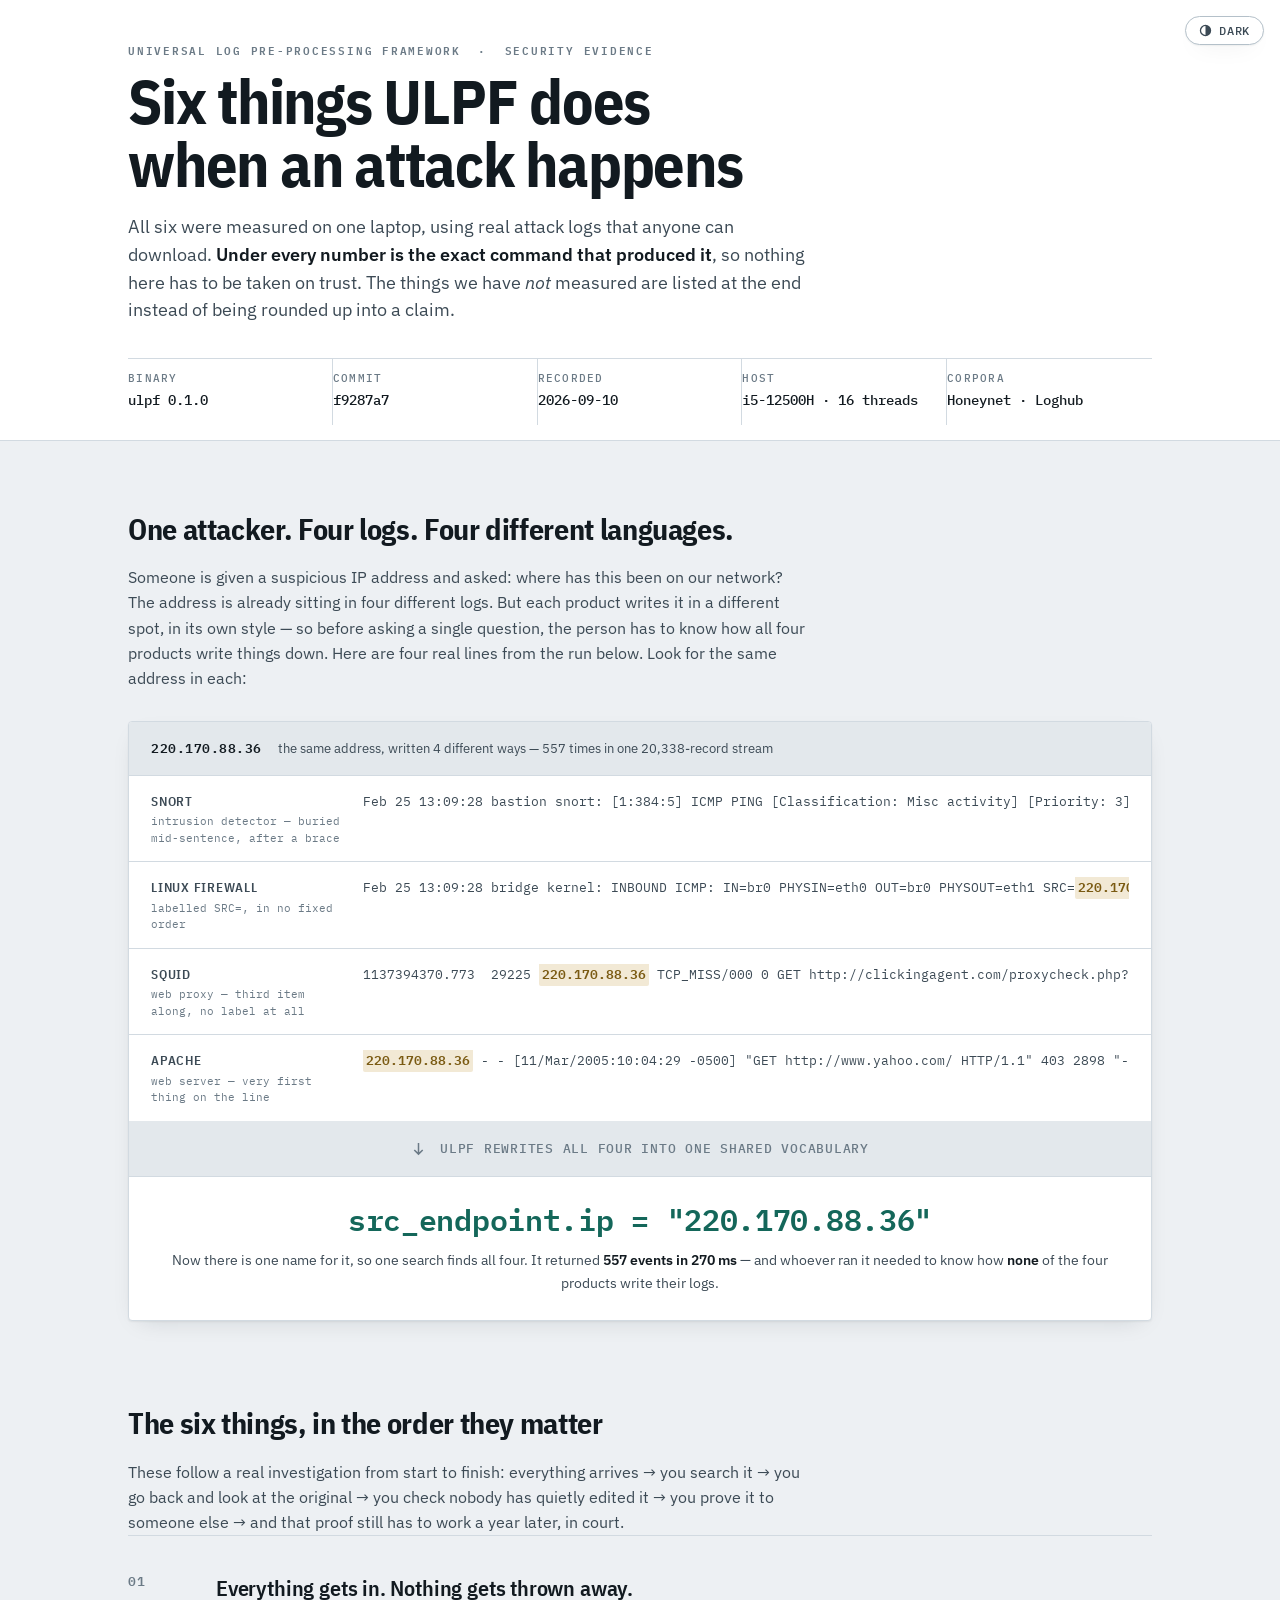
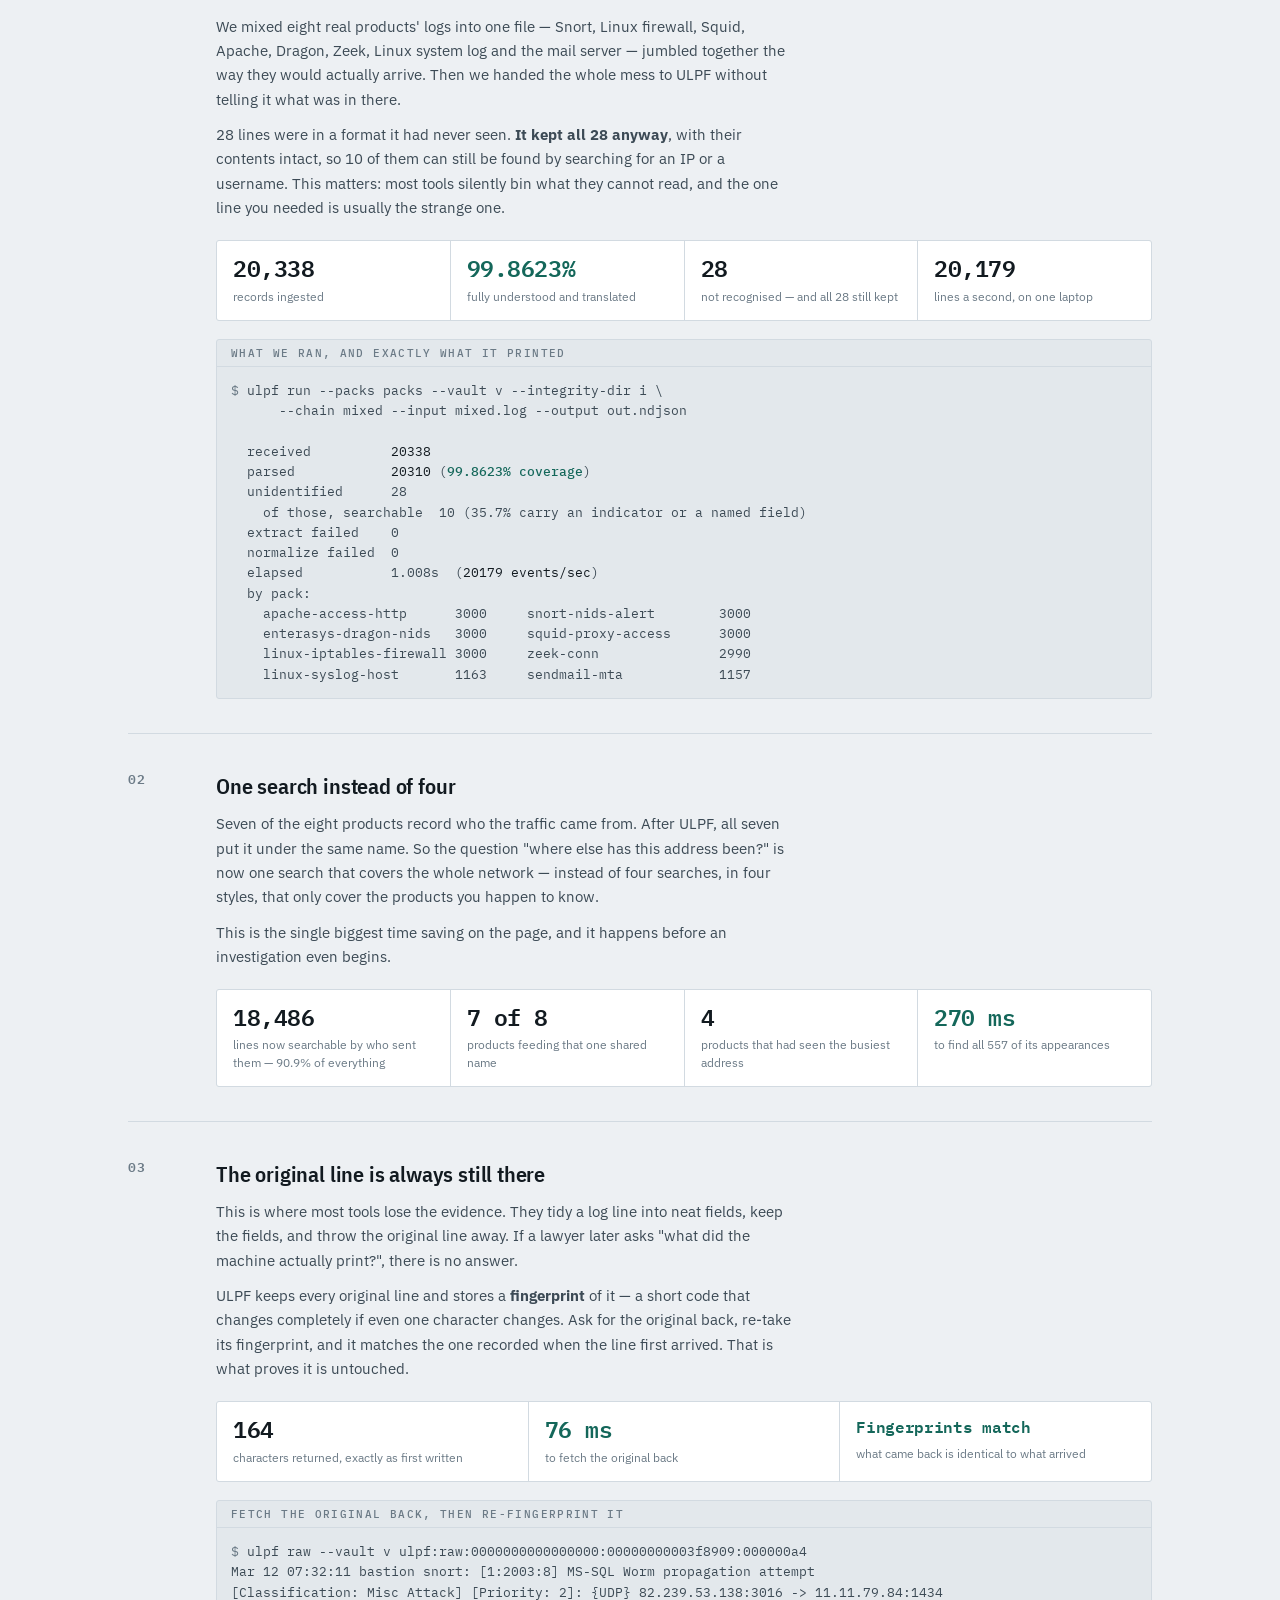
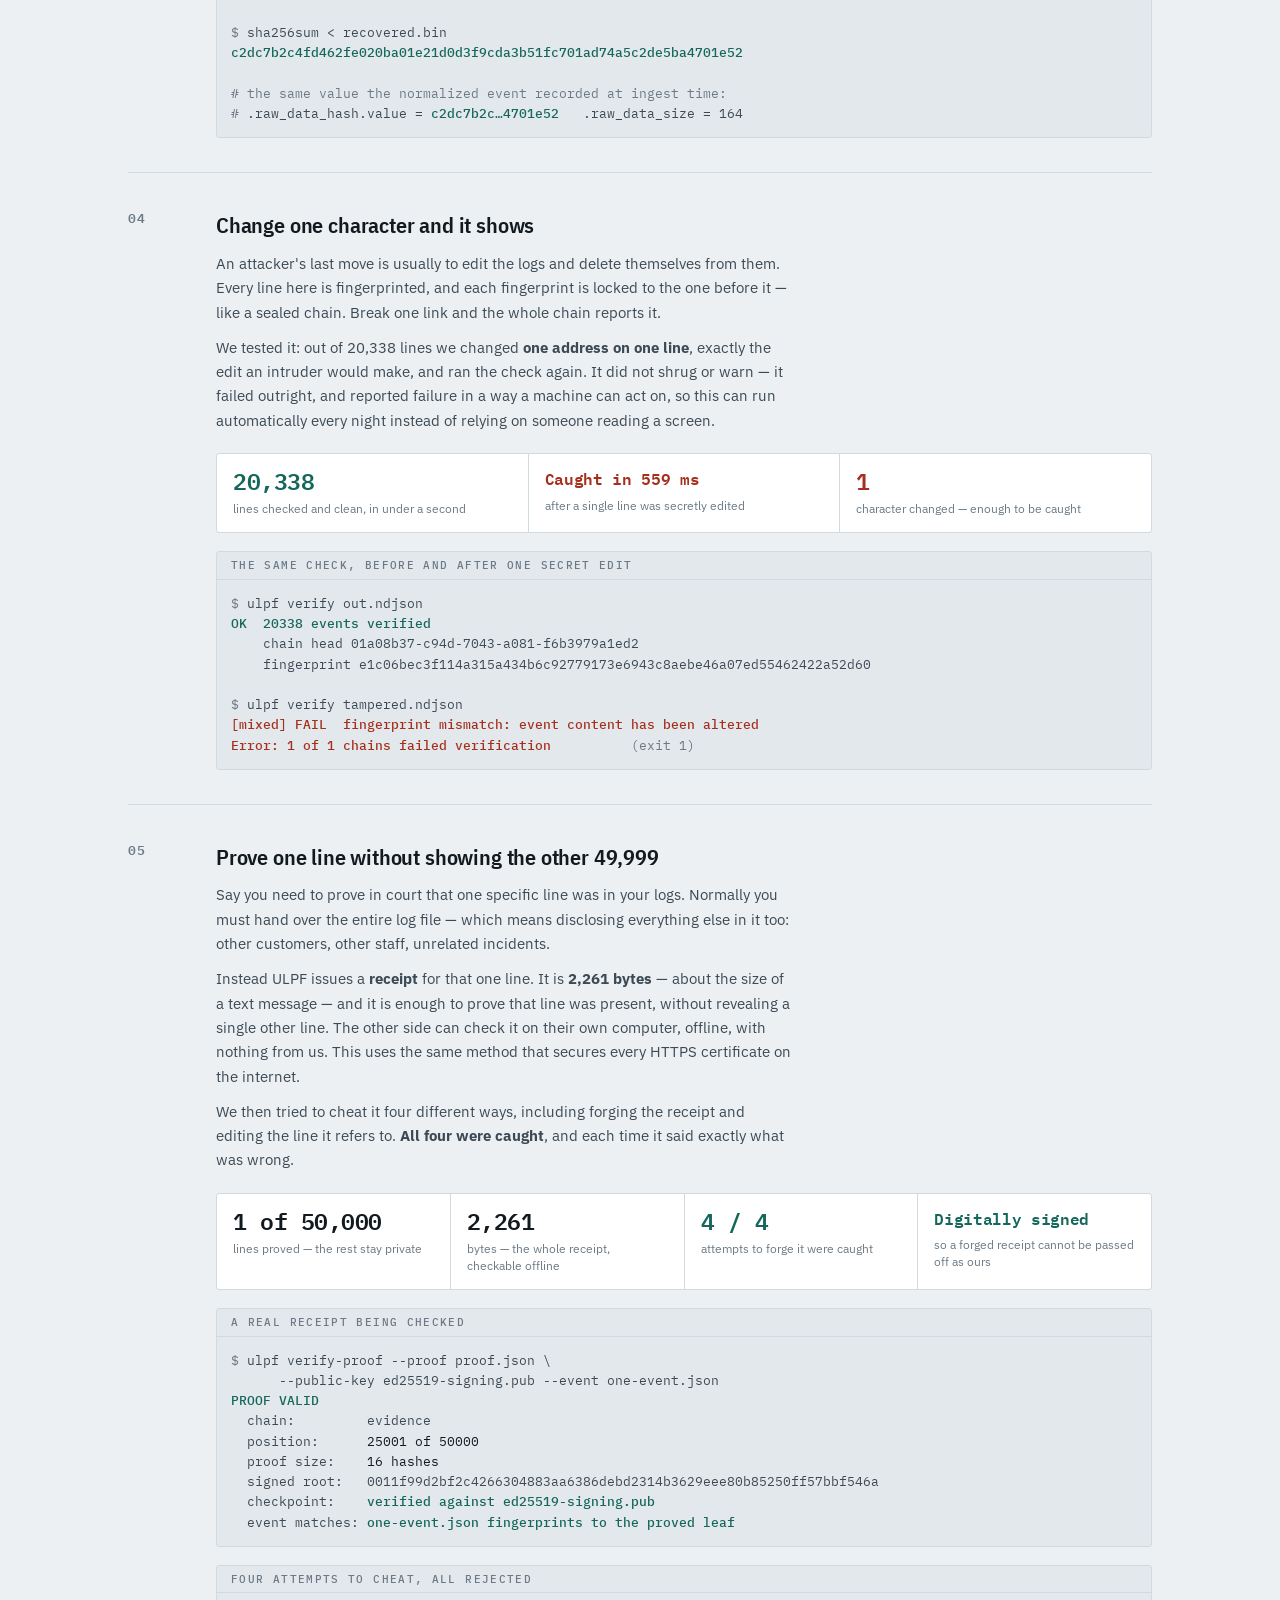
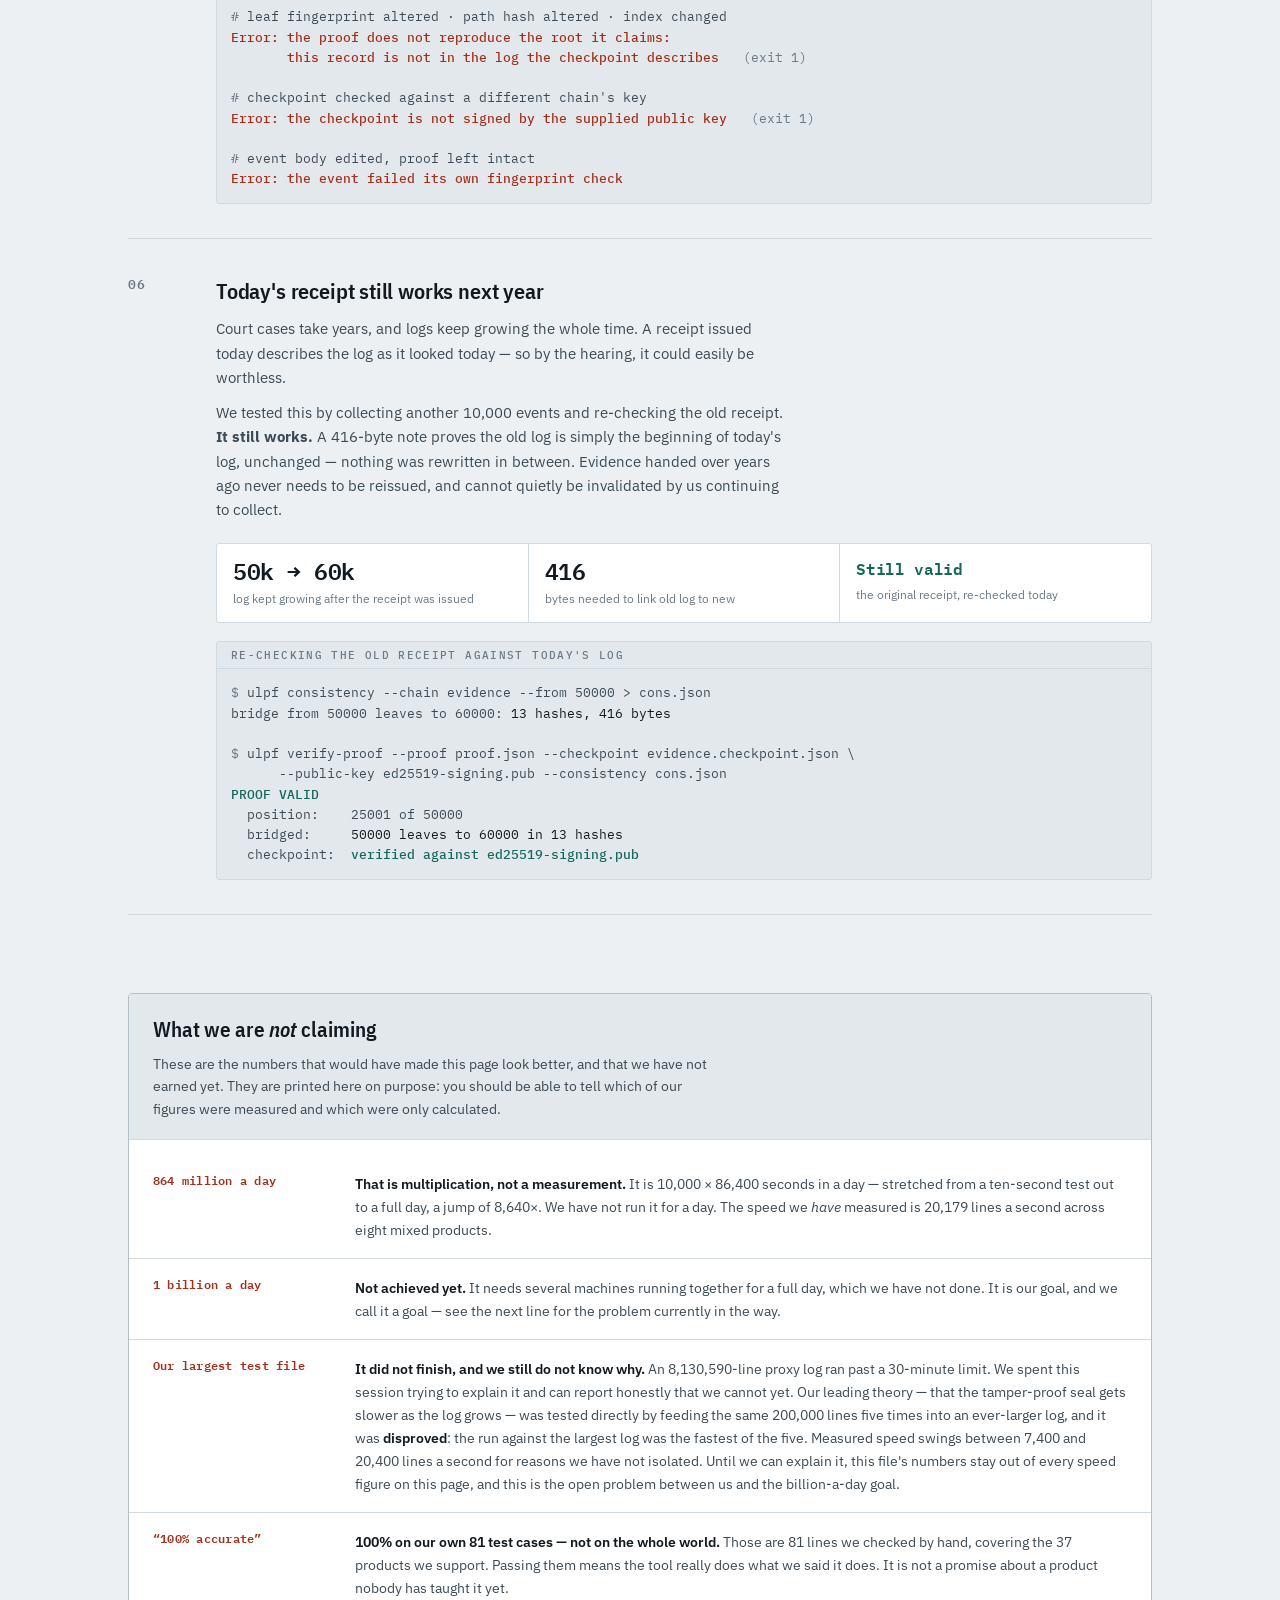
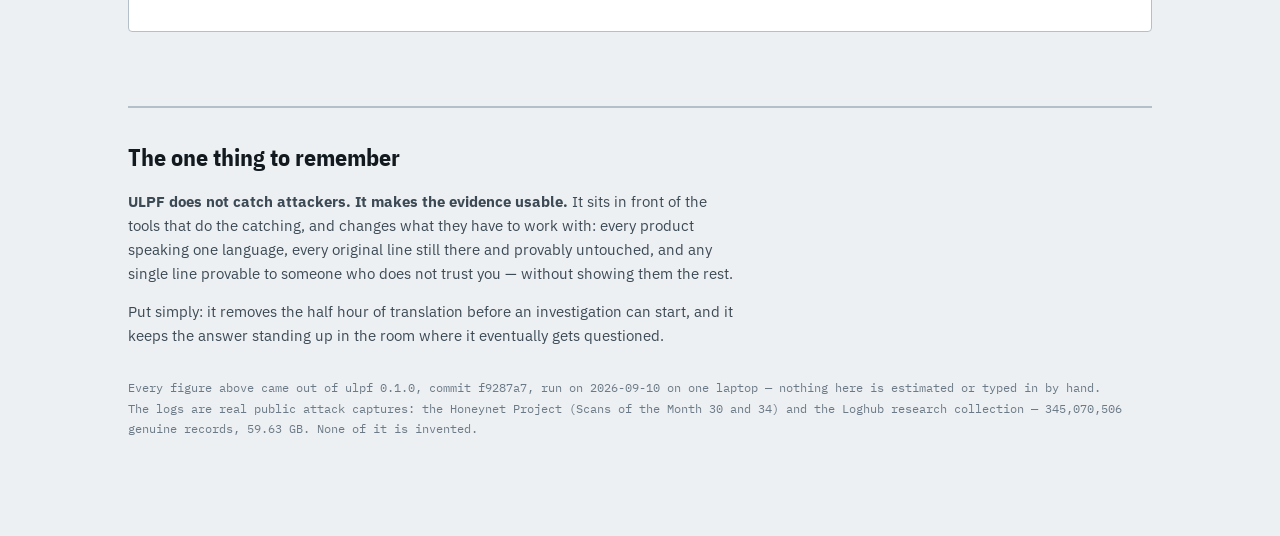
<file: docs/SECURITY-EVIDENCE.html>
<!doctype html>
<!--
  ULPF security evidence docket.

  A standalone page: open it in any browser, no server and no build step. It
  is the jury-facing companion to the numbers in docs/DATASETS.md and the
  measurements in docs/THROUGHPUT.md, and every figure on it was produced by
  the commands printed beneath it.

  The typefaces load from Google Fonts. That is a deliberate exception for a
  document, not a relaxation of requirement (j): the collector and its console
  still ship with no CDN and no web font. On a machine with no route out, the
  page falls back to the platform stacks declared alongside each face and
  stays entirely readable -- only the lettering changes.
-->
<html lang="en">
<head>
<meta charset="utf-8">
<meta name="viewport" content="width=device-width, initial-scale=1">
<style>
  html{color-scheme:light}
  @media (prefers-color-scheme:dark){html:not([data-theme="light"]){color-scheme:dark}}
  html[data-theme="dark"]{color-scheme:dark}
  body{margin:0}
  img{max-width:100%}
  [hidden]{display:none!important}
</style>
<title>ULPF Evidence Docket</title>
<link rel="preconnect" href="https://fonts.googleapis.com">
<link rel="preconnect" href="https://fonts.gstatic.com" crossorigin>
<link rel="stylesheet" href="https://fonts.googleapis.com/css2?family=IBM+Plex+Mono:wght@400;500;600&family=IBM+Plex+Sans+Condensed:wght@500;600;700&family=IBM+Plex+Sans:wght@400;450;500;600&display=swap">

<style>
/* ============================================================ tokens
   Light is the base. Dark is redefined at token level twice: once for the
   un-stamped system-dark document, once for an explicit toggle. Nothing
   below this block declares a colour literal.

   Dark is adjusted, not inverted: the ground lifts off pure black to a blue
   ink, every surface sits *above* the ground rather than below it, and both
   accents lose saturation while gaining lightness so they stay legible
   without glowing. */
:root {
  --ground:      #EDF0F3;
  --surface:     #FFFFFF;
  --sunken:      #E3E8EC;
  --ink:         #121A20;
  --ink-2:       #3C4A55;
  --ink-3:       #6B7A86;
  --rule:        #D2DAE1;
  --rule-strong: #B4C0C9;

  --pass:        #14675A;   /* verified / structural */
  --pass-bg:     #DCEDE9;
  --fail:        #A62F1C;   /* rejected / altered */
  --fail-bg:     #F6E0DB;
  --mark:        #7A5A12;   /* measured quantity */
  --mark-bg:     #F2E9D5;

  --shadow: 0 1px 2px rgba(18,26,32,.06), 0 8px 24px -12px rgba(18,26,32,.18);
  --sans: "IBM Plex Sans", ui-sans-serif, system-ui, "Segoe UI", sans-serif;
  --cond: "IBM Plex Sans Condensed", "IBM Plex Sans", ui-sans-serif, system-ui, sans-serif;
  --mono: "IBM Plex Mono", ui-monospace, "Cascadia Mono", Consolas, monospace;
}
@media (prefers-color-scheme: dark) {
  :root:not([data-theme="light"]) {
    --ground:      #0E141A;
    --surface:     #161E26;
    --sunken:      #101820;
    --ink:         #DFE7ED;
    --ink-2:       #A9B7C2;
    --ink-3:       #7C8B97;
    --rule:        #24303A;
    --rule-strong: #35434F;

    --pass:        #4FBCA6;
    --pass-bg:     #10312D;
    --fail:        #E5806A;
    --fail-bg:     #3A1D16;
    --mark:        #D8B45F;
    --mark-bg:     #33290F;

    --shadow: 0 1px 2px rgba(0,0,0,.5), 0 10px 28px -14px rgba(0,0,0,.7);
  }
}
:root[data-theme="dark"] {
  --ground:      #0E141A;
  --surface:     #161E26;
  --sunken:      #101820;
  --ink:         #DFE7ED;
  --ink-2:       #A9B7C2;
  --ink-3:       #7C8B97;
  --rule:        #24303A;
  --rule-strong: #35434F;

  --pass:        #4FBCA6;
  --pass-bg:     #10312D;
  --fail:        #E5806A;
  --fail-bg:     #3A1D16;
  --mark:        #D8B45F;
  --mark-bg:     #33290F;

  --shadow: 0 1px 2px rgba(0,0,0,.5), 0 10px 28px -14px rgba(0,0,0,.7);
}

/* ============================================================ base */
* { box-sizing: border-box; }
body {
  margin: 0;
  background: var(--ground);
  color: var(--ink);
  font: 400 15px/1.62 var(--sans);
  -webkit-font-smoothing: antialiased;
}
.wrap { max-width: 1080px; margin: 0 auto; padding: 0 28px 96px; }
h1, h2, h3 { font-family: var(--cond); text-wrap: balance; margin: 0; }
p { margin: 0; }
code, .mono { font-family: var(--mono); font-variant-ligatures: none; }
.num { font-variant-numeric: tabular-nums; }
a { color: var(--pass); }
:focus-visible { outline: 2px solid var(--pass); outline-offset: 3px; border-radius: 2px; }

/* ============================================================ masthead */
.masthead {
  border-bottom: 1px solid var(--rule);
  background: var(--surface);
  padding: 44px 0 0;
}
.masthead .wrap { padding-bottom: 0; }
.eyebrow {
  font: 600 11px/1 var(--mono);
  letter-spacing: .16em;
  text-transform: uppercase;
  color: var(--ink-3);
}
h1 {
  font-size: clamp(38px, 6vw, 62px);
  font-weight: 700;
  letter-spacing: -.02em;
  line-height: 1.02;
  margin: 14px 0 0;
}
.standfirst {
  max-width: 62ch;
  margin-top: 18px;
  font-size: 17.5px;
  line-height: 1.58;
  color: var(--ink-2);
}
.standfirst strong { color: var(--ink); font-weight: 600; }

/* provenance strip — the anchor for every number on the page */
.prov {
  display: grid;
  grid-template-columns: repeat(auto-fit, minmax(150px, 1fr));
  gap: 0;
  margin-top: 34px;
  border-top: 1px solid var(--rule);
}
.prov div {
  padding: 14px 18px 16px 0;
  border-right: 1px solid var(--rule);
}
.prov div:last-child { border-right: 0; }
.prov dt {
  font: 500 10.5px/1 var(--mono);
  letter-spacing: .12em;
  text-transform: uppercase;
  color: var(--ink-3);
}
.prov dd {
  margin: 7px 0 0;
  font: 500 13.5px/1.35 var(--mono);
  color: var(--ink);
}

/* ============================================================ theme toggle */
.toggle {
  position: fixed; top: 16px; right: 16px; z-index: 20;
  display: inline-flex; align-items: center; gap: 7px;
  padding: 7px 13px;
  border: 1px solid var(--rule-strong);
  border-radius: 999px;
  background: var(--surface);
  color: var(--ink-2);
  font: 500 11.5px/1 var(--mono);
  letter-spacing: .06em;
  text-transform: uppercase;
  cursor: pointer;
  box-shadow: var(--shadow);
}
.toggle:hover { color: var(--ink); border-color: var(--ink-3); }
.toggle svg { width: 13px; height: 13px; fill: currentColor; }

/* ============================================================ the thesis */
.thesis { margin-top: 64px; }
.sec-head { display: flex; align-items: baseline; gap: 16px; margin-bottom: 6px; }
.sec-head h2 {
  font-size: 30px; font-weight: 700; letter-spacing: -.012em;
}
.sec-note { max-width: 68ch; color: var(--ink-2); margin-top: 12px; font-size: 15.5px; }

.collapse {
  margin-top: 30px;
  border: 1px solid var(--rule);
  border-radius: 4px;
  background: var(--surface);
  box-shadow: var(--shadow);
  overflow: hidden;
}
.collapse-head {
  display: flex; flex-wrap: wrap; align-items: baseline; gap: 10px 16px;
  padding: 16px 22px;
  border-bottom: 1px solid var(--rule);
  background: var(--sunken);
}
.collapse-head b { font: 600 13px/1 var(--mono); letter-spacing: .04em; }
.collapse-head span { font-size: 13px; color: var(--ink-2); }

.vendors { display: grid; gap: 0; }
.vendor {
  display: grid;
  grid-template-columns: 190px 1fr;
  gap: 0 22px;
  padding: 15px 22px;
  border-bottom: 1px solid var(--rule);
}
.vendor:last-child { border-bottom: 0; }
.vendor-name {
  font: 600 12.5px/1.4 var(--cond);
  letter-spacing: .06em;
  text-transform: uppercase;
  color: var(--ink-2);
  padding-top: 2px;
}
.vendor-name em {
  display: block; font: 400 11px/1.5 var(--mono);
  letter-spacing: 0; text-transform: none; font-style: normal;
  color: var(--ink-3); margin-top: 3px;
}
.rawline {
  font: 400 12.5px/1.65 var(--mono);
  color: var(--ink-2);
  overflow-x: auto;
  white-space: pre;
  padding-bottom: 2px;
}
.hit {
  background: var(--mark-bg);
  color: var(--mark);
  font-weight: 600;
  padding: 1px 3px;
  border-radius: 2px;
}

.arrow-row {
  display: flex; align-items: center; justify-content: center; gap: 14px;
  padding: 20px 22px;
  background: var(--sunken);
  border-bottom: 1px solid var(--rule);
  font: 500 12.5px/1 var(--mono);
  color: var(--ink-3);
  letter-spacing: .06em;
  text-transform: uppercase;
}
.arrow-row svg { width: 15px; height: 15px; stroke: currentColor; fill: none; stroke-width: 1.6; }

.unified { padding: 24px 22px 26px; text-align: center; }
.unified .field {
  font: 600 clamp(20px, 3.4vw, 30px)/1.2 var(--mono);
  color: var(--pass);
  letter-spacing: -.01em;
}
.unified .cap { margin-top: 12px; font-size: 14px; color: var(--ink-2); }
.unified .cap b { color: var(--ink); font-weight: 600; }

/* ============================================================ exhibits */
.exhibits { margin-top: 78px; }
.exhibit {
  display: grid;
  grid-template-columns: 62px 1fr;
  gap: 0 26px;
  padding: 34px 0;
  border-top: 1px solid var(--rule);
}
.exhibit:last-of-type { border-bottom: 1px solid var(--rule); }
.ex-no {
  font: 600 13px/1 var(--mono);
  color: var(--ink-3);
  letter-spacing: .04em;
  padding-top: 5px;
}
.ex-body { min-width: 0; }
.ex-body h3 {
  font-size: 22px; font-weight: 600; letter-spacing: -.008em;
  margin-bottom: 9px;
}
.ex-claim { max-width: 64ch; color: var(--ink-2); font-size: 15px; }
.ex-claim + .ex-claim { margin-top: 11px; }

.results {
  display: grid;
  grid-template-columns: repeat(auto-fit, minmax(158px, 1fr));
  gap: 1px;
  margin-top: 20px;
  background: var(--rule);
  border: 1px solid var(--rule);
  border-radius: 3px;
  overflow: hidden;
}
.res { background: var(--surface); padding: 14px 16px 15px; }
.res .v {
  font: 600 23px/1.1 var(--mono);
  letter-spacing: -.02em;
  color: var(--ink);
}
.res .v.ok   { color: var(--pass); }
.res .v.no   { color: var(--fail); }
.res .v.sm   { font-size: 16px; line-height: 1.35; }
.res .k {
  margin-top: 7px;
  font: 400 12px/1.42 var(--sans);
  color: var(--ink-3);
}

/* verbatim tool output / commands */
.cmd {
  margin-top: 18px;
  border: 1px solid var(--rule);
  border-radius: 3px;
  background: var(--sunken);
  overflow: hidden;
}
.cmd-label {
  padding: 8px 14px;
  border-bottom: 1px solid var(--rule);
  font: 500 10.5px/1 var(--mono);
  letter-spacing: .13em;
  text-transform: uppercase;
  color: var(--ink-3);
}
.cmd pre {
  margin: 0;
  padding: 13px 14px 14px;
  overflow-x: auto;
  font: 400 12.5px/1.62 var(--mono);
  color: var(--ink-2);
  white-space: pre;
}
.cmd pre .p { color: var(--ink-3); }              /* prompt / comment */
.cmd pre .o { color: var(--ink); }                 /* emphasised output */
.cmd pre .g { color: var(--pass); font-weight: 500; }
.cmd pre .r { color: var(--fail); font-weight: 500; }

/* ============================================================ caveats */
.caveats {
  margin-top: 78px;
  border: 1px solid var(--rule-strong);
  border-radius: 4px;
  background: var(--surface);
  overflow: hidden;
}
.caveats-head {
  padding: 18px 24px;
  border-bottom: 1px solid var(--rule);
  background: var(--sunken);
}
.caveats-head h2 { font-size: 21px; font-weight: 600; }
.caveats-head p { margin-top: 7px; font-size: 14px; color: var(--ink-2); max-width: 70ch; }
.caveat {
  display: grid;
  grid-template-columns: 178px 1fr;
  gap: 0 24px;
  padding: 17px 24px;
  border-bottom: 1px solid var(--rule);
}
.caveat:last-child { border-bottom: 0; }
.caveat dt {
  font: 600 12px/1.45 var(--mono);
  color: var(--fail);
  letter-spacing: .02em;
}
.caveat dd { margin: 0; font-size: 14.2px; color: var(--ink-2); }
.caveat dd b { color: var(--ink); font-weight: 600; }

/* ============================================================ closing */
.closing {
  margin-top: 74px;
  padding-top: 30px;
  border-top: 2px solid var(--rule-strong);
}
.closing h2 { font-size: 24px; font-weight: 700; }
.closing p { margin-top: 13px; max-width: 68ch; color: var(--ink-2); }
.colophon {
  margin-top: 30px;
  font: 400 12px/1.7 var(--mono);
  color: var(--ink-3);
}

@media (max-width: 720px) {
  .wrap { padding: 0 18px 72px; }
  .exhibit { grid-template-columns: 1fr; gap: 10px; }
  .ex-no { padding-top: 0; }
  .vendor { grid-template-columns: 1fr; gap: 8px; }
  .caveat { grid-template-columns: 1fr; gap: 6px; }
  .prov div { border-right: 0; border-bottom: 1px solid var(--rule); }
}
@media (prefers-reduced-motion: reduce) {
  * { animation: none !important; transition: none !important; }
}
</style>
</head>
<body>
<button class="toggle" id="tt" type="button" aria-label="Switch colour theme">
  <svg viewBox="0 0 16 16" aria-hidden="true"><path d="M8 1a7 7 0 1 0 0 14A7 7 0 0 0 8 1zm0 1.6v10.8a5.4 5.4 0 0 1 0-10.8z"/></svg>
  <span id="tt-l">Theme</span>
</button>

<header class="masthead">
  <div class="wrap">
    <div class="eyebrow">Universal Log Pre-processing Framework &nbsp;·&nbsp; Security evidence</div>
    <h1>Six things ULPF does<br>when an attack happens</h1>
    <p class="standfirst">
      All six were measured on one laptop, using real attack logs that anyone can
      download. <strong>Under every number is the exact command that produced
      it</strong>, so nothing here has to be taken on trust. The things we have
      <em>not</em> measured are listed at the end instead of being rounded up
      into a claim.
    </p>
    <dl class="prov">
      <div><dt>Binary</dt><dd>ulpf 0.1.0</dd></div>
      <div><dt>Commit</dt><dd>f9287a7</dd></div>
      <div><dt>Recorded</dt><dd>2026-09-10</dd></div>
      <div><dt>Host</dt><dd>i5-12500H · 16 threads</dd></div>
      <div><dt>Corpora</dt><dd>Honeynet · Loghub</dd></div>
    </dl>
  </div>
</header>

<main class="wrap">

  <!-- ============================================ thesis -->
  <section class="thesis">
    <div class="sec-head"><h2>One attacker. Four logs. Four different languages.</h2></div>
    <p class="sec-note">
      Someone is given a suspicious IP address and asked: where has this been on
      our network? The address is already sitting in four different logs. But
      each product writes it in a different spot, in its own style &mdash; so
      before asking a single question, the person has to know how all four
      products write things down. Here are four real lines from the run below.
      Look for the same address in each:
    </p>

    <div class="collapse">
      <div class="collapse-head">
        <b>220.170.88.36</b>
        <span>the same address, written 4 different ways &mdash; 557 times in one 20,338-record stream</span>
      </div>

      <div class="vendors">
        <div class="vendor">
          <div class="vendor-name">Snort<em>intrusion detector &mdash; buried mid-sentence, after a brace</em></div>
          <div class="rawline">Feb 25 13:09:28 bastion snort: [1:384:5] ICMP PING [Classification: Misc activity] [Priority: 3]: {ICMP} <span class="hit">220.170.88.36</span> -&gt; 11.11.79.64</div>
        </div>
        <div class="vendor">
          <div class="vendor-name">Linux firewall<em>labelled SRC=, in no fixed order</em></div>
          <div class="rawline">Feb 25 13:09:28 bridge kernel: INBOUND ICMP: IN=br0 PHYSIN=eth0 OUT=br0 PHYSOUT=eth1 SRC=<span class="hit">220.170.88.36</span> DST=11.11.79.64 LEN=64 TOS=0x00 TTL=110 PROTO=ICMP</div>
        </div>
        <div class="vendor">
          <div class="vendor-name">Squid<em>web proxy &mdash; third item along, no label at all</em></div>
          <div class="rawline">1137394370.773  29225 <span class="hit">220.170.88.36</span> TCP_MISS/000 0 GET http://clickingagent.com/proxycheck.php? - NONE/- -</div>
        </div>
        <div class="vendor">
          <div class="vendor-name">Apache<em>web server &mdash; very first thing on the line</em></div>
          <div class="rawline"><span class="hit">220.170.88.36</span> - - [11/Mar/2005:10:04:29 -0500] "GET http://www.yahoo.com/ HTTP/1.1" 403 2898 "-" "Mozilla/4.0 (compatible; MSIE 4.01; Windows 98)"</div>
        </div>
      </div>

      <div class="arrow-row">
        <svg viewBox="0 0 16 16" aria-hidden="true"><path d="M8 2v12M3.5 9.5 8 14l4.5-4.5"/></svg>
        ULPF rewrites all four into one shared vocabulary
      </div>

      <div class="unified">
        <div class="field mono">src_endpoint.ip = "220.170.88.36"</div>
        <p class="cap">
          Now there is one name for it, so one search finds all four. It returned
          <b>557 events in 270&nbsp;ms</b> &mdash; and whoever ran it needed to
          know how <b>none</b> of the four products write their logs.
        </p>
      </div>
    </div>
  </section>

  <!-- ============================================ exhibits -->
  <section class="exhibits">
    <div class="sec-head"><h2>The six things, in the order they matter</h2></div>
    <p class="sec-note">
      These follow a real investigation from start to finish: everything arrives
      &rarr; you search it &rarr; you go back and look at the original &rarr; you
      check nobody has quietly edited it &rarr; you prove it to someone else
      &rarr; and that proof still has to work a year later, in court.
    </p>

    <!-- 1 -->
    <article class="exhibit">
      <div class="ex-no">01</div>
      <div class="ex-body">
        <h3>Everything gets in. Nothing gets thrown away.</h3>
        <p class="ex-claim">
          We mixed eight real products' logs into one file &mdash; Snort,
          Linux firewall, Squid, Apache, Dragon, Zeek, Linux system log and the
          mail server &mdash; jumbled together the way they would actually
          arrive. Then we handed the whole mess to ULPF without telling it what
          was in there.
        </p>
        <p class="ex-claim">
          28 lines were in a format it had never seen. <b>It kept all 28
          anyway</b>, with their contents intact, so 10 of them can still be
          found by searching for an IP or a username. This matters: most tools
          silently bin what they cannot read, and the one line you needed is
          usually the strange one.
        </p>
        <div class="results">
          <div class="res"><div class="v num">20,338</div><div class="k">records ingested</div></div>
          <div class="res"><div class="v ok num">99.8623%</div><div class="k">fully understood and translated</div></div>
          <div class="res"><div class="v num">28</div><div class="k">not recognised &mdash; and all 28 still kept</div></div>
          <div class="res"><div class="v num">20,179</div><div class="k">lines a second, on one laptop</div></div>
        </div>
        <div class="cmd">
          <div class="cmd-label">What we ran, and exactly what it printed</div>
<pre><span class="p">$</span> ulpf run --packs packs --vault v --integrity-dir i \
      --chain mixed --input mixed.log --output out.ndjson

  received          <span class="o">20338</span>
  parsed            <span class="o">20310</span> (<span class="g">99.8623% coverage</span>)
  unidentified      28
    of those, searchable  10 (35.7% carry an indicator or a named field)
  extract failed    0
  normalize failed  0
  elapsed           1.008s  (<span class="o">20179 events/sec</span>)
  by pack:
    apache-access-http      3000     snort-nids-alert        3000
    enterasys-dragon-nids   3000     squid-proxy-access      3000
    linux-iptables-firewall 3000     zeek-conn               2990
    linux-syslog-host       1163     sendmail-mta            1157</pre>
        </div>
      </div>
    </article>

    <!-- 2 -->
    <article class="exhibit">
      <div class="ex-no">02</div>
      <div class="ex-body">
        <h3>One search instead of four</h3>
        <p class="ex-claim">
          Seven of the eight products record who the traffic came from. After
          ULPF, all seven put it under the same name. So the question "where
          else has this address been?" is now one search that covers the whole
          network &mdash; instead of four searches, in four styles, that only
          cover the products you happen to know.
        </p>
        <p class="ex-claim">
          This is the single biggest time saving on the page, and it happens
          before an investigation even begins.
        </p>
        <div class="results">
          <div class="res"><div class="v num">18,486</div><div class="k">lines now searchable by who sent them &mdash; 90.9% of everything</div></div>
          <div class="res"><div class="v num">7 of 8</div><div class="k">products feeding that one shared name</div></div>
          <div class="res"><div class="v num">4</div><div class="k">products that had seen the busiest address</div></div>
          <div class="res"><div class="v ok num">270 ms</div><div class="k">to find all 557 of its appearances</div></div>
        </div>
      </div>
    </article>

    <!-- 3 -->
    <article class="exhibit">
      <div class="ex-no">03</div>
      <div class="ex-body">
        <h3>The original line is always still there</h3>
        <p class="ex-claim">
          This is where most tools lose the evidence. They tidy a log line into
          neat fields, keep the fields, and throw the original line away. If a
          lawyer later asks "what did the machine actually print?", there is no
          answer.
        </p>
        <p class="ex-claim">
          ULPF keeps every original line and stores a <b>fingerprint</b> of it
          &mdash; a short code that changes completely if even one character
          changes. Ask for the original back, re-take its fingerprint, and it
          matches the one recorded when the line first arrived. That is what
          proves it is untouched.
        </p>
        <div class="results">
          <div class="res"><div class="v num">164</div><div class="k">characters returned, exactly as first written</div></div>
          <div class="res"><div class="v ok num">76 ms</div><div class="k">to fetch the original back</div></div>
          <div class="res"><div class="v ok sm">Fingerprints match</div><div class="k">what came back is identical to what arrived</div></div>
        </div>
        <div class="cmd">
          <div class="cmd-label">Fetch the original back, then re-fingerprint it</div>
<pre><span class="p">$</span> ulpf raw --vault v ulpf:raw:0000000000000000:00000000003f8909:000000a4
Mar 12 07:32:11 bastion snort: [1:2003:8] MS-SQL Worm propagation attempt
[Classification: Misc Attack] [Priority: 2]: {UDP} 82.239.53.138:3016 -&gt; 11.11.79.84:1434

<span class="p">$</span> sha256sum &lt; recovered.bin
<span class="g">c2dc7b2c4fd462fe020ba01e21d0d3f9cda3b51fc701ad74a5c2de5ba4701e52</span>

<span class="p"># the same value the normalized event recorded at ingest time:</span>
<span class="p">#</span> .raw_data_hash.value = <span class="g">c2dc7b2c…4701e52</span>   .raw_data_size = 164</pre>
        </div>
      </div>
    </article>

    <!-- 4 -->
    <article class="exhibit">
      <div class="ex-no">04</div>
      <div class="ex-body">
        <h3>Change one character and it shows</h3>
        <p class="ex-claim">
          An attacker's last move is usually to edit the logs and delete
          themselves from them. Every line here is fingerprinted, and each
          fingerprint is locked to the one before it &mdash; like a sealed chain.
          Break one link and the whole chain reports it.
        </p>
        <p class="ex-claim">
          We tested it: out of 20,338 lines we changed <b>one address on one
          line</b>, exactly the edit an intruder would make, and ran the check
          again. It did not shrug or warn &mdash; it failed outright, and
          reported failure in a way a machine can act on, so this can run
          automatically every night instead of relying on someone reading a
          screen.
        </p>
        <div class="results">
          <div class="res"><div class="v ok num">20,338</div><div class="k">lines checked and clean, in under a second</div></div>
          <div class="res"><div class="v no sm">Caught in 559 ms</div><div class="k">after a single line was secretly edited</div></div>
          <div class="res"><div class="v no num">1</div><div class="k">character changed &mdash; enough to be caught</div></div>
        </div>
        <div class="cmd">
          <div class="cmd-label">The same check, before and after one secret edit</div>
<pre><span class="p">$</span> ulpf verify out.ndjson
<span class="g">OK  20338 events verified</span>
    chain head 01a08b37-c94d-7043-a081-f6b3979a1ed2
    fingerprint e1c06bec3f114a315a434b6c92779173e6943c8aebe46a07ed55462422a52d60

<span class="p">$</span> ulpf verify tampered.ndjson
<span class="r">[mixed] FAIL  fingerprint mismatch: event content has been altered</span>
<span class="r">Error: 1 of 1 chains failed verification</span>          <span class="p">(exit 1)</span></pre>
        </div>
      </div>
    </article>

    <!-- 5 -->
    <article class="exhibit">
      <div class="ex-no">05</div>
      <div class="ex-body">
        <h3>Prove one line without showing the other 49,999</h3>
        <p class="ex-claim">
          Say you need to prove in court that one specific line was in your logs.
          Normally you must hand over the entire log file &mdash; which means
          disclosing everything else in it too: other customers, other staff,
          unrelated incidents.
        </p>
        <p class="ex-claim">
          Instead ULPF issues a <b>receipt</b> for that one line. It is
          <b>2,261 bytes</b> &mdash; about the size of a text message &mdash; and
          it is enough to prove that line was present, without revealing a single
          other line. The other side can check it on their own computer, offline,
          with nothing from us. This uses the same method that secures every
          HTTPS certificate on the internet.
        </p>
        <p class="ex-claim">
          We then tried to cheat it four different ways, including forging the
          receipt and editing the line it refers to. <b>All four were caught</b>,
          and each time it said exactly what was wrong.
        </p>
        <div class="results">
          <div class="res"><div class="v num">1 of 50,000</div><div class="k">lines proved &mdash; the rest stay private</div></div>
          <div class="res"><div class="v num">2,261</div><div class="k">bytes &mdash; the whole receipt, checkable offline</div></div>
          <div class="res"><div class="v ok num">4 / 4</div><div class="k">attempts to forge it were caught</div></div>
          <div class="res"><div class="v ok sm">Digitally signed</div><div class="k">so a forged receipt cannot be passed off as ours</div></div>
        </div>
        <div class="cmd">
          <div class="cmd-label">A real receipt being checked</div>
<pre><span class="p">$</span> ulpf verify-proof --proof proof.json \
      --public-key ed25519-signing.pub --event one-event.json
<span class="g">PROOF VALID</span>
  chain:         evidence
  position:      <span class="o">25001 of 50000</span>
  proof size:    <span class="o">16 hashes</span>
  signed root:   0011f99d2bf2c4266304883aa6386debd2314b3629eee80b85250ff57bbf546a
  checkpoint:    <span class="g">verified against ed25519-signing.pub</span>
  event matches: <span class="g">one-event.json fingerprints to the proved leaf</span></pre>
        </div>
        <div class="cmd">
          <div class="cmd-label">Four attempts to cheat, all rejected</div>
<pre><span class="p">#</span> leaf fingerprint altered · path hash altered · index changed
<span class="r">Error: the proof does not reproduce the root it claims:</span>
<span class="r">       this record is not in the log the checkpoint describes</span>   <span class="p">(exit 1)</span>

<span class="p">#</span> checkpoint checked against a different chain's key
<span class="r">Error: the checkpoint is not signed by the supplied public key</span>   <span class="p">(exit 1)</span>

<span class="p">#</span> event body edited, proof left intact
<span class="r">Error: the event failed its own fingerprint check</span></pre>
        </div>
      </div>
    </article>

    <!-- 6 -->
    <article class="exhibit">
      <div class="ex-no">06</div>
      <div class="ex-body">
        <h3>Today's receipt still works next year</h3>
        <p class="ex-claim">
          Court cases take years, and logs keep growing the whole time. A receipt
          issued today describes the log as it looked today &mdash; so by the
          hearing, it could easily be worthless.
        </p>
        <p class="ex-claim">
          We tested this by collecting another 10,000 events and re-checking the
          old receipt. <b>It still works.</b> A 416-byte note proves the old log
          is simply the beginning of today's log, unchanged &mdash; nothing was
          rewritten in between. Evidence handed over years ago never needs to be
          reissued, and cannot quietly be invalidated by us continuing to
          collect.
        </p>
        <div class="results">
          <div class="res"><div class="v num">50k &rarr; 60k</div><div class="k">log kept growing after the receipt was issued</div></div>
          <div class="res"><div class="v num">416</div><div class="k">bytes needed to link old log to new</div></div>
          <div class="res"><div class="v ok sm">Still valid</div><div class="k">the original receipt, re-checked today</div></div>
        </div>
        <div class="cmd">
          <div class="cmd-label">Re-checking the old receipt against today's log</div>
<pre><span class="p">$</span> ulpf consistency --chain evidence --from 50000 &gt; cons.json
bridge from 50000 leaves to 60000: <span class="o">13 hashes, 416 bytes</span>

<span class="p">$</span> ulpf verify-proof --proof proof.json --checkpoint evidence.checkpoint.json \
      --public-key ed25519-signing.pub --consistency cons.json
<span class="g">PROOF VALID</span>
  position:    25001 of 50000
  bridged:     <span class="o">50000 leaves to 60000 in 13 hashes</span>
  checkpoint:  <span class="g">verified against ed25519-signing.pub</span></pre>
        </div>
      </div>
    </article>
  </section>

  <!-- ============================================ caveats -->
  <section class="caveats">
    <div class="caveats-head">
      <h2>What we are <em>not</em> claiming</h2>
      <p>
        These are the numbers that would have made this page look better, and
        that we have not earned yet. They are printed here on purpose: you should
        be able to tell which of our figures were measured and which were only
        calculated.
      </p>
    </div>
    <dl>
      <div class="caveat">
        <dt>864 million a day</dt>
        <dd>
          <b>That is multiplication, not a measurement.</b> It is
          10,000&nbsp;&times;&nbsp;86,400 seconds in a day &mdash; stretched from
          a ten-second test out to a full day, a jump of 8,640&times;. We have not
          run it for a day. The speed we <em>have</em> measured is 20,179 lines a
          second across eight mixed products.
        </dd>
      </div>
      <div class="caveat">
        <dt>1 billion a day</dt>
        <dd>
          <b>Not achieved yet.</b> It needs several machines running together for
          a full day, which we have not done. It is our goal, and we call it a
          goal &mdash; see the next line for the problem currently in the way.
        </dd>
      </div>
      <div class="caveat">
        <dt>Our largest test file</dt>
        <dd>
          <b>It did not finish, and we still do not know why.</b> An
          8,130,590-line proxy log ran past a 30-minute limit. We spent this
          session trying to explain it and can report honestly that we cannot
          yet. Our leading theory &mdash; that the tamper-proof seal gets slower
          as the log grows &mdash; was tested directly by feeding the same
          200,000 lines five times into an ever-larger log, and it was
          <b>disproved</b>: the run against the largest log was the fastest of
          the five. Measured speed swings between 7,400 and 20,400 lines a second
          for reasons we have not isolated. Until we can explain it, this file's
          numbers stay out of every speed figure on this page, and this is the
          open problem between us and the billion-a-day goal.
        </dd>
      </div>
      <div class="caveat">
        <dt>&ldquo;100% accurate&rdquo;</dt>
        <dd>
          <b>100% on our own 81 test cases &mdash; not on the whole world.</b>
          Those are 81 lines we checked by hand, covering the 37 products we
          support. Passing them means the tool really does what we said it does.
          It is not a promise about a product nobody has taught it yet.
        </dd>
      </div>
    </dl>
  </section>

  <!-- ============================================ closing -->
  <section class="closing">
    <h2>The one thing to remember</h2>
    <p>
      <b>ULPF does not catch attackers. It makes the evidence usable.</b> It sits
      in front of the tools that do the catching, and changes what they have to
      work with: every product speaking one language, every original line still
      there and provably untouched, and any single line provable to someone who
      does not trust you &mdash; without showing them the rest.
    </p>
    <p>
      Put simply: it removes the half hour of translation before an investigation
      can start, and it keeps the answer standing up in the room where it
      eventually gets questioned.
    </p>
    <div class="colophon">
      Every figure above came out of ulpf 0.1.0, commit f9287a7, run on
      2026-09-10 on one laptop &mdash; nothing here is estimated or typed in by
      hand.<br>
      The logs are real public attack captures: the Honeynet Project (Scans of
      the Month 30 and 34) and the Loghub research collection &mdash;
      345,070,506 genuine records, 59.63&nbsp;GB. None of it is invented.
    </div>
  </section>

</main>

<script>
(function () {
  var root = document.documentElement, btn = document.getElementById("tt"),
      lbl = document.getElementById("tt-l");
  function current() {
    var s = root.getAttribute("data-theme");
    if (s) return s;
    return window.matchMedia("(prefers-color-scheme: dark)").matches ? "dark" : "light";
  }
  function paint() { lbl.textContent = current() === "dark" ? "Light" : "Dark"; }
  try { var saved = localStorage.getItem("ulpf-docket-theme");
        if (saved === "dark" || saved === "light") root.setAttribute("data-theme", saved); } catch (e) {}
  paint();
  btn.addEventListener("click", function () {
    var next = current() === "dark" ? "light" : "dark";
    root.setAttribute("data-theme", next);
    try { localStorage.setItem("ulpf-docket-theme", next); } catch (e) {}
    paint();
  });
  window.matchMedia("(prefers-color-scheme: dark)").addEventListener("change", paint);
})();
</script>

</body>
</html>
</file>
